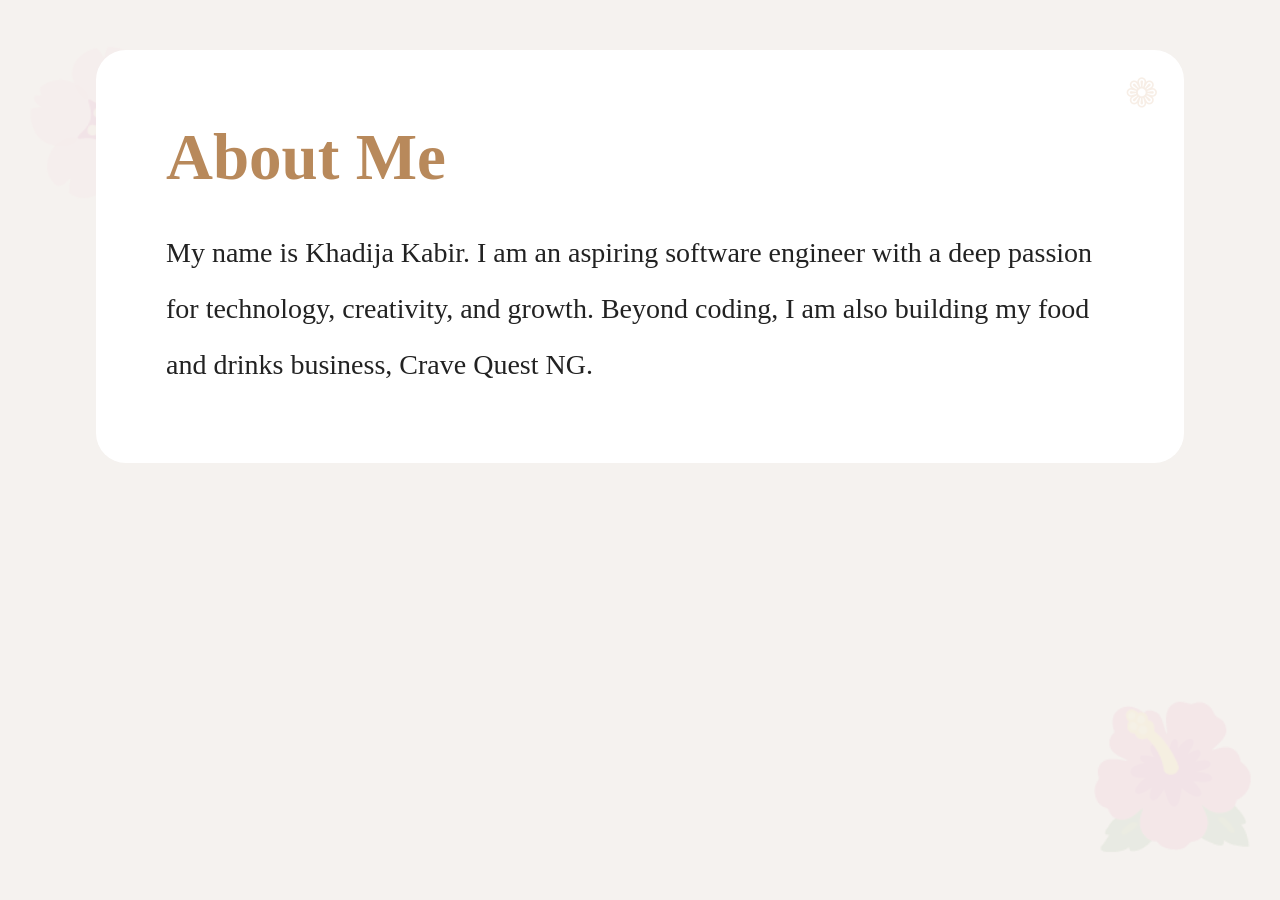
<file: About.html>
<!DOCTYPE html>
<html lang="en">
<head>
  <meta charset="UTF-8">
  <meta name="viewport" content="width=device-width, initial-scale=1.0">
  <title>About</title>
  <link rel="stylesheet" href="style.css">
</head>
<body>

 <section id="about">
  <h2>About Me</h2>
  <p>
    My name is Khadija Kabir. I am an aspiring software engineer with
    a deep passion for technology, creativity, and growth.
    Beyond coding, I am also building my food and drinks business,
    Crave Quest NG.
  </p>
 </section>
</file>
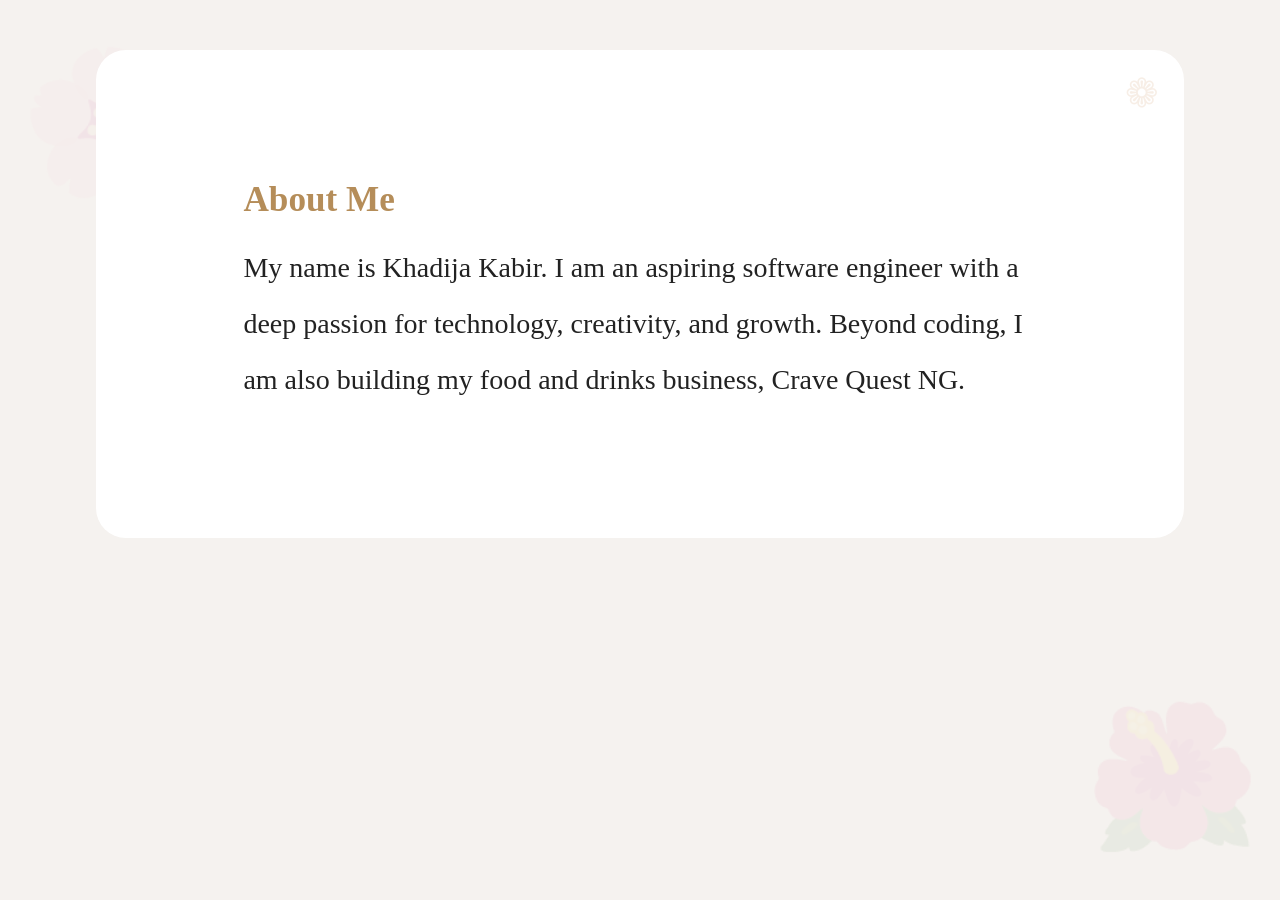
<file: about.html>
<!DOCTYPE html>
<html lang="en">
<head>
  <meta charset="UTF-8">
  <meta name="viewport" content="width=device-width, initial-scale=1.0">
  <title>about</title>
  <link rel="stylesheet" href="style.css">
</head>
<body>

 <section id="about">
  <!-- This container creates the white card background -->
  <div class="card-container">
    <h2 class="brown-heading">About Me</h2>
    <p>
      My name is Khadija Kabir. I am an aspiring software engineer with
      a deep passion for technology, creativity, and growth.
      Beyond coding, I am also building my food and drinks business,
      Crave Quest NG.
    </p>
  </div>
 </section>

</body>
</html>
</file>
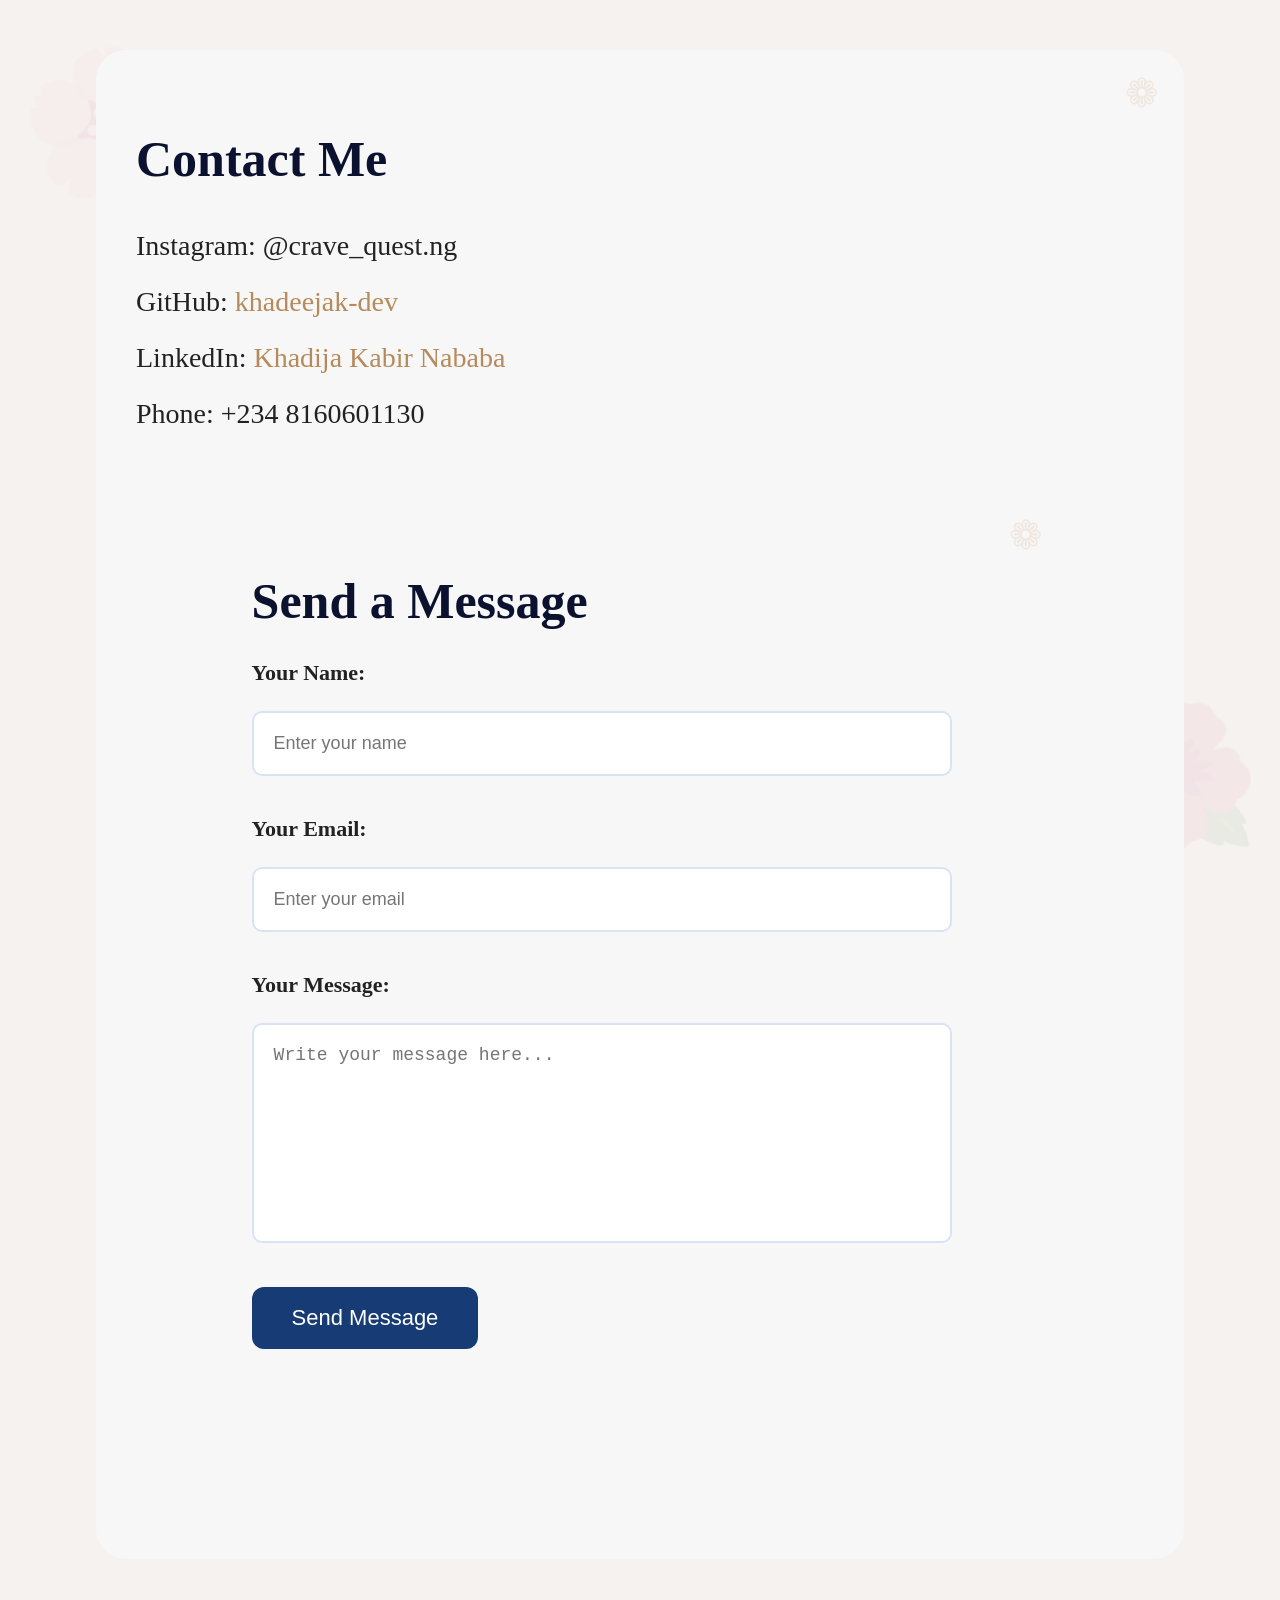
<file: Contact.html>
<!DOCTYPE html>
<html lang="en">
<head>
  <meta charset="UTF-8">
  <meta name="viewport" content="width=device-width, initial-scale=1.0">
  <title>contact</title>
  <link rel="stylesheet" href="style.css">
</head>
<body>

 <section id="contact">
  <h2>Contact Me</h2>

  <p>Instagram: @crave_quest.ng</p>

  <p>
    GitHub:
    <a href="https://github.com/khadeejak-dev" target="_blank">
      khadeejak-dev
    </a>
  </p>

  <p>
    LinkedIn:
    <a href="https://www.linkedin.com/in/khadija-kabir-nababa" target="_blank">
      Khadija Kabir Nababa
    </a>
  </p>

  <p>Phone: +234 8160601130</p><section id="contact">
  <h2>Send a Message</h2>

  <form class="contact-form">
    <label>Your Name:</label>
    <input type="text" placeholder="Enter your name">

    <label>Your Email:</label>
    <input type="email" placeholder="Enter your email">

    <label>Your Message:</label>
    <textarea placeholder="Write your message here..."></textarea>

    <button type="submit">Send Message</button>
  </form>
</section>
</section>
</file>
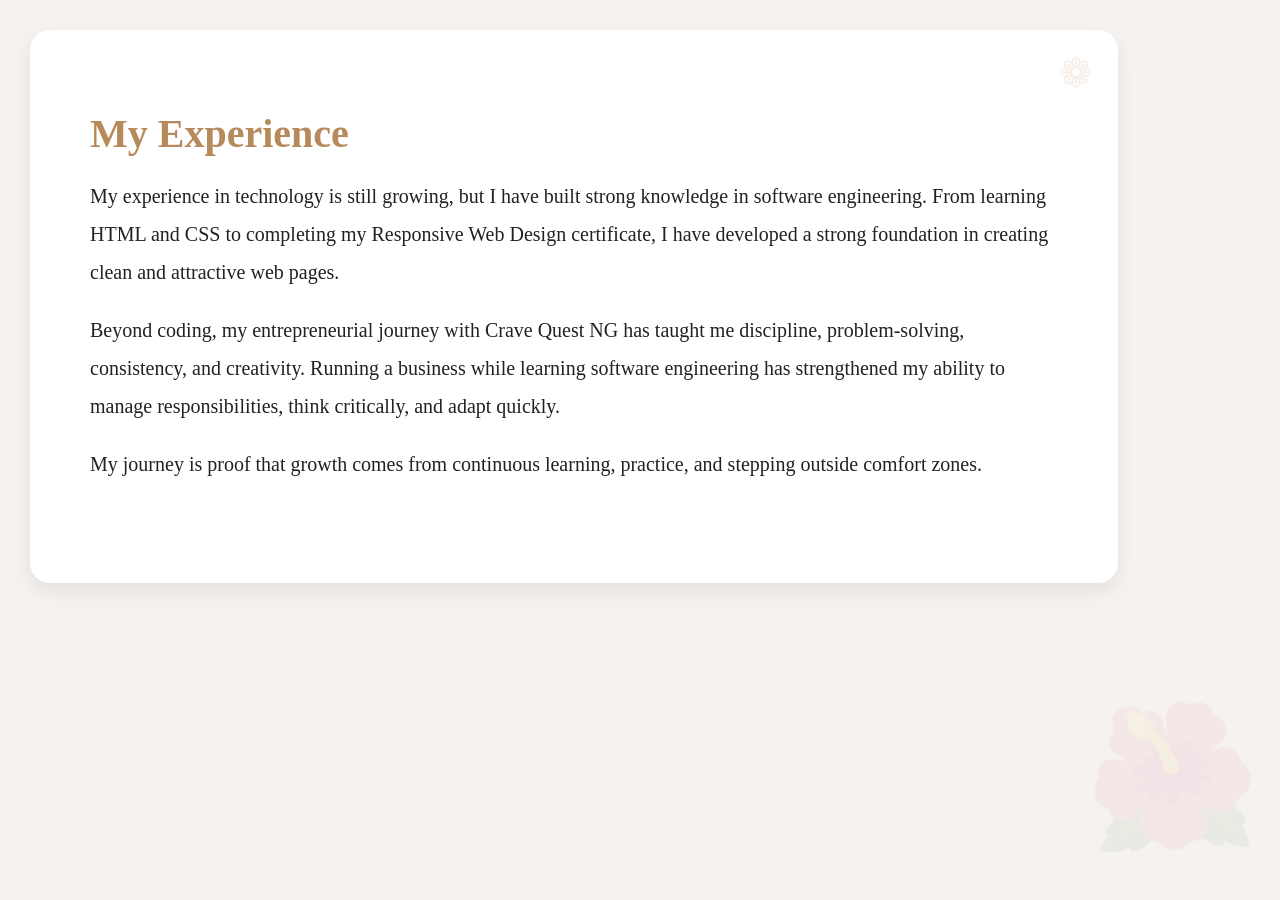
<file: experience.html>
<!DOCTYPE html>
<html lang="en">
<head>
  <meta charset="UTF-8">
  <meta name="viewport" content="width=device-width, initial-scale=1.0">
  <title>Experience</title>
  <link rel="stylesheet" href="style.css">
</head>
<body>

<section id="experience">
  <h2>My Experience</h2>

  <p>
    My experience in technology is still growing, but I have built strong
    knowledge in software engineering. From learning HTML and CSS to completing
    my Responsive Web Design certificate, I have developed a strong foundation
    in creating clean and attractive web pages.
  </p>
  <p>
    Beyond coding, my entrepreneurial journey with Crave Quest NG has taught me
    discipline, problem-solving, consistency, and creativity. Running a business
    while learning software engineering has strengthened my ability to manage
    responsibilities, think critically, and adapt quickly.
  </p>

  <p>
    My journey is proof that growth comes from continuous learning, practice,
    and stepping outside comfort zones.
  </p>
</section>

</body>
</html>
</file>
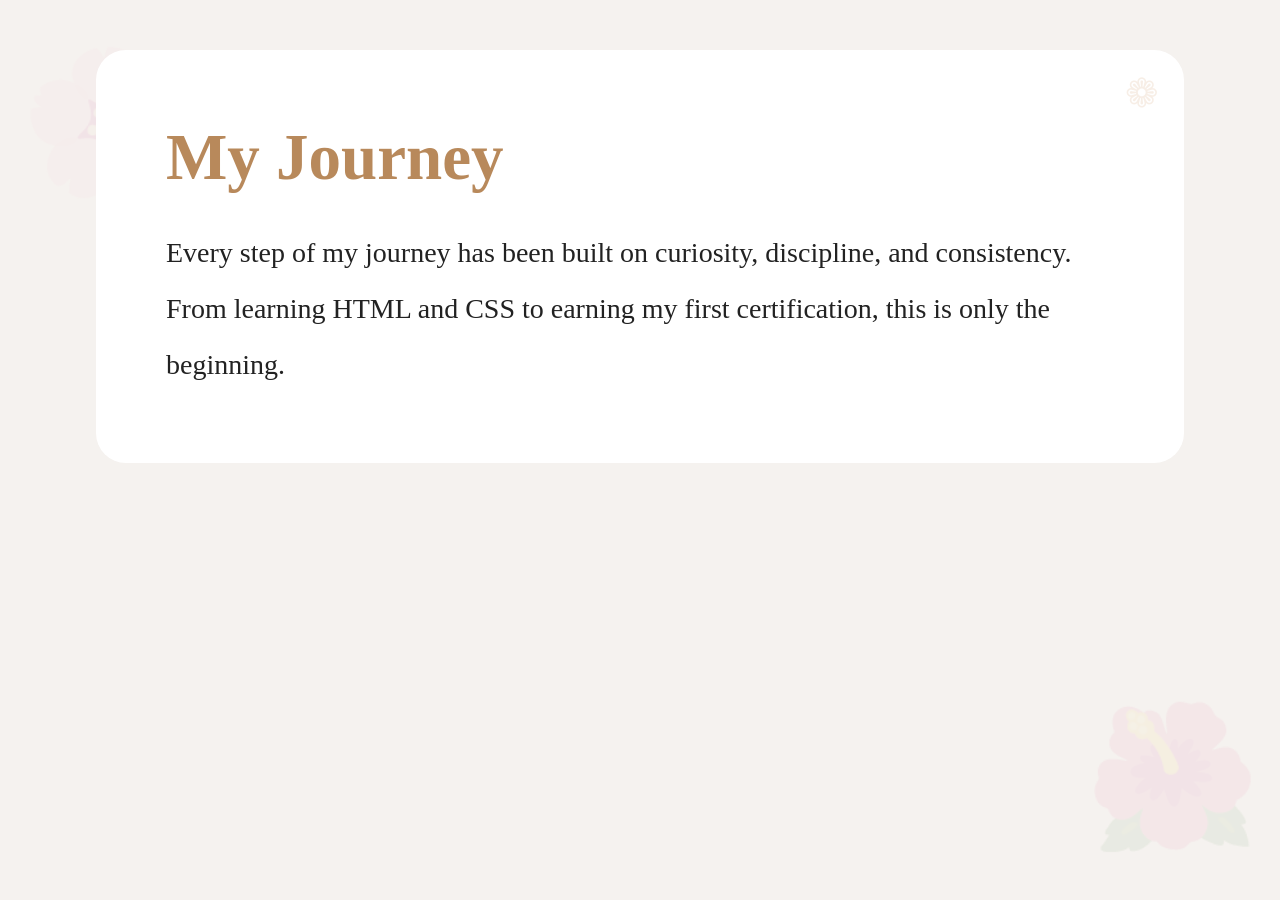
<file: Journey.html>
<!DOCTYPE html>
<html lang="en">
<head>
  <meta charset="UTF-8">
  <meta name="viewport" content="width=device-width, initial-scale=1.0">
  <title>journey</title>
  <link rel="stylesheet" href="style.css">
</head>
<body>

<section id="journey">
  <h2>My Journey</h2>
  <p>
    Every step of my journey has been built on curiosity,
    discipline, and consistency. From learning HTML and CSS
    to earning my first certification, this is only the beginning.
  </p>
</section>
</file>
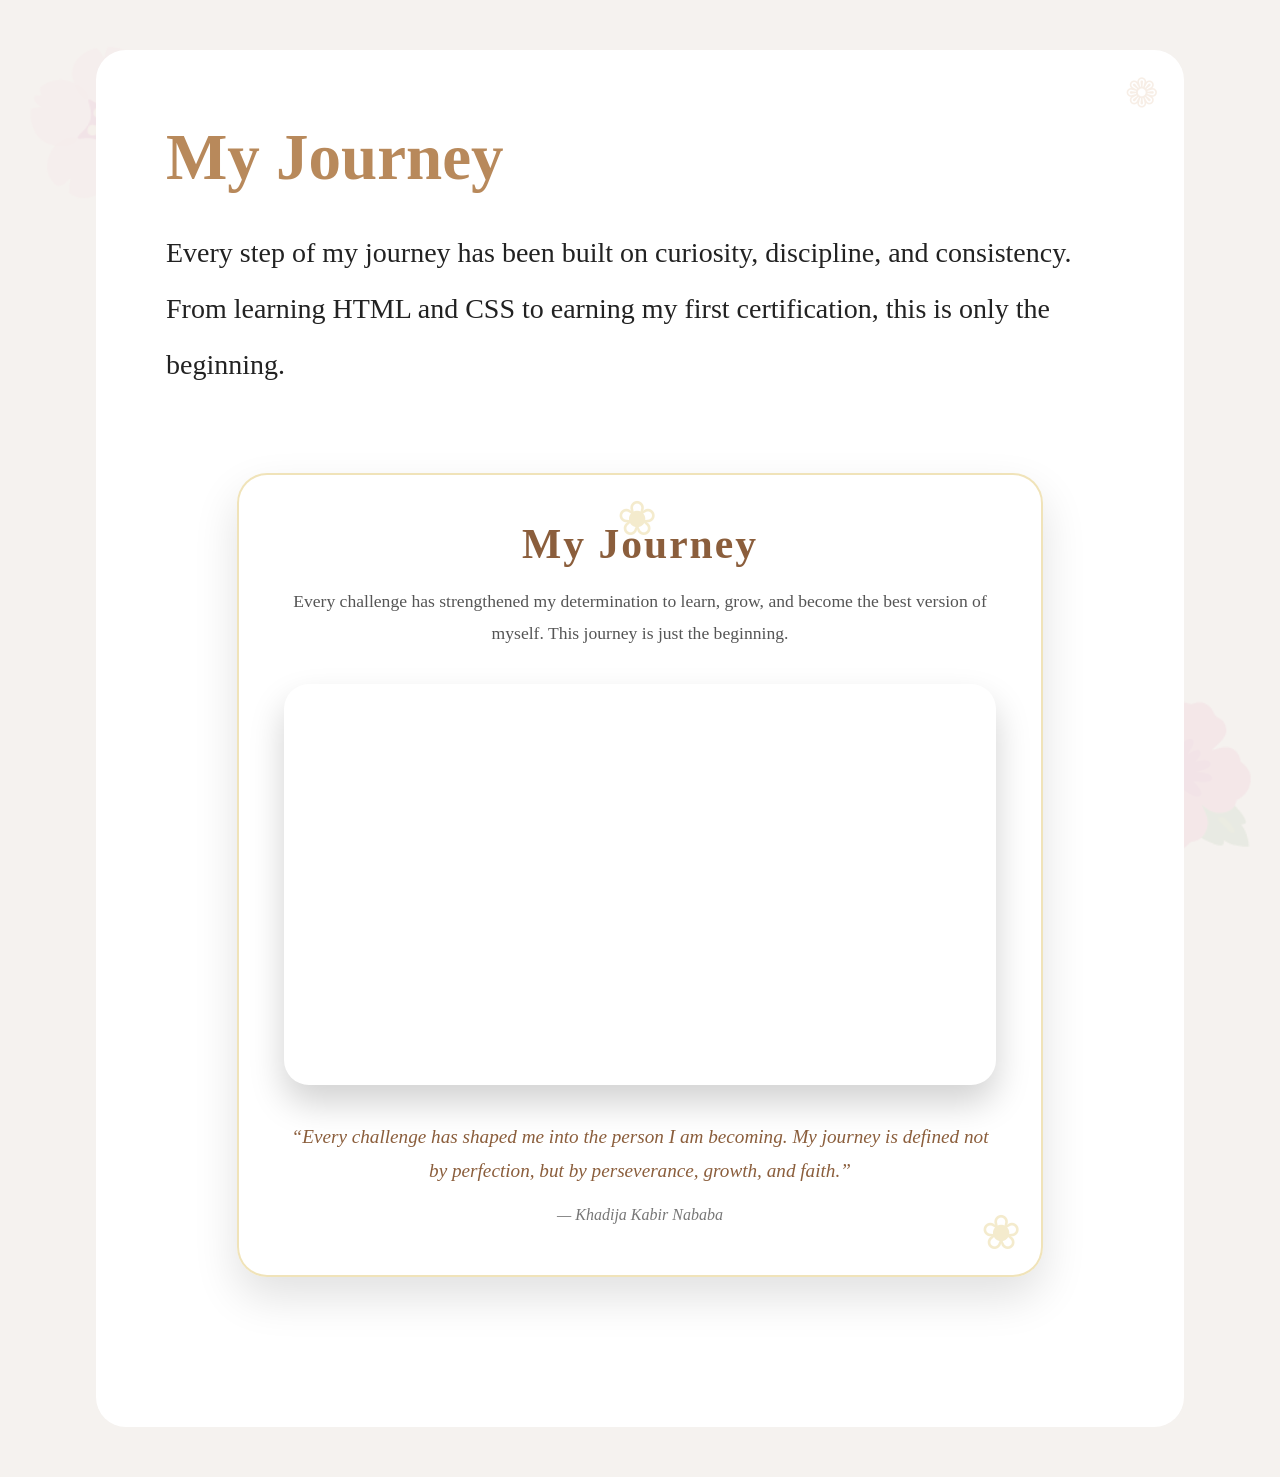
<file: journey.html>
<!DOCTYPE html>
<html lang="en">
<head>
  <meta charset="UTF-8">
  <meta name="viewport" content="width=device-width, initial-scale=1.0">
  <title>journey</title>
  <link rel="stylesheet" href="style.css">
</head>
<body>

<section id="journey">
  <h2>My Journey</h2>
  <p>
    Every step of my journey has been built on curiosity,
    discipline, and consistency. From learning HTML and CSS
    to earning my first certification, this is only the beginning.
  </p><section class="journey-video">
    <h2>My Journey</h2>
    <p>
        Every challenge has strengthened my determination to learn, grow, and become the best version of myself. This journey is just the beginning.
    </p>

    <div class="video-container">
        <iframe
            src="https://www.youtube.com/embed/njFFncLsX2w"
            title="Motivational Journey"
            allow="accelerometer; autoplay; clipboard-write; encrypted-media; gyroscope; picture-in-picture; web-share"
            allowfullscreen>
        </iframe>
    </div><div class="journey-quote">
    “Every challenge has shaped me into the person I am becoming. My journey is defined not by perfection, but by perseverance, growth, and faith.”
    <span>— Khadija Kabir Nababa</span>
</div>
</section>
</section>
</file>
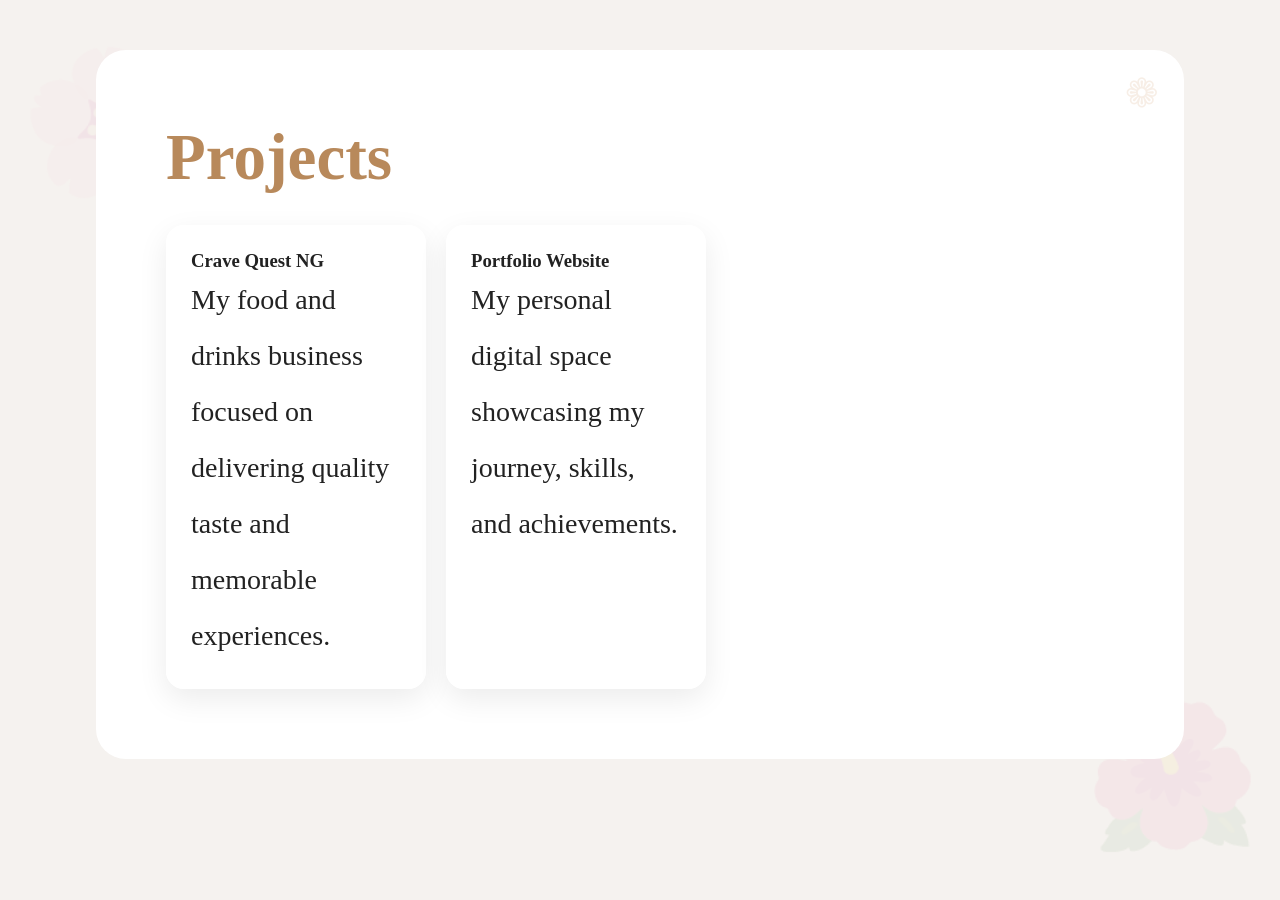
<file: Projects.html>
<!DOCTYPE html>
<html lang="en">
<head>
  <meta charset="UTF-8">
  <meta name="viewport" content="width=device-width, initial-scale=1.0">
  <title>Projects</title>
  <link rel="stylesheet" href="style.css">
</head>
<body>

<section id="projects">
  <h2>Projects</h2>
  <div class="cards">
    <div class="card">
      <h3>Crave Quest NG</h3>
      <p>
        My food and drinks business focused on delivering
        quality taste and memorable experiences.
      </p>
    </div>

    <div class="card">
      <h3>Portfolio Website</h3>
      <p>
        My personal digital space showcasing my journey,
        skills, and achievements.
      </p>
    </div>
  </div>
</section>
</file>
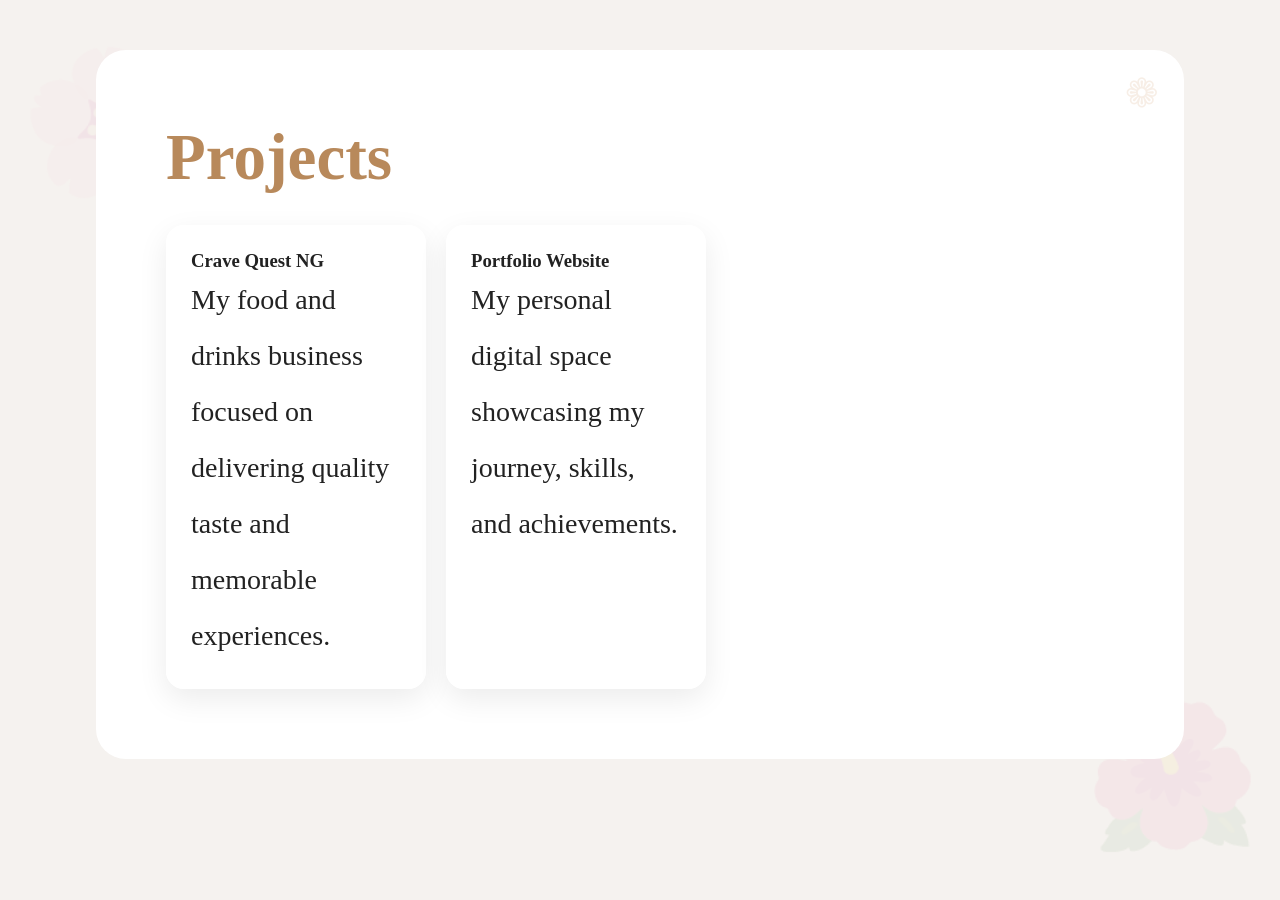
<file: projects.html>
<!DOCTYPE html>
<html lang="en">
<head>
  <meta charset="UTF-8">
  <meta name="viewport" content="width=device-width, initial-scale=1.0">
  <title>projects</title>
  <link rel="stylesheet" href="style.css">
</head>
<body>

<section id="projects">
  <h2>Projects</h2>
  <div class="cards">
    <div class="card">
      <h3>Crave Quest NG</h3>
      <p>
        My food and drinks business focused on delivering
        quality taste and memorable experiences.
      </p>
    </div>

    <div class="card">
      <h3>Portfolio Website</h3>
      <p>
        My personal digital space showcasing my journey,
        skills, and achievements.
      </p>
    </div>
  </div>
</section>
</file>
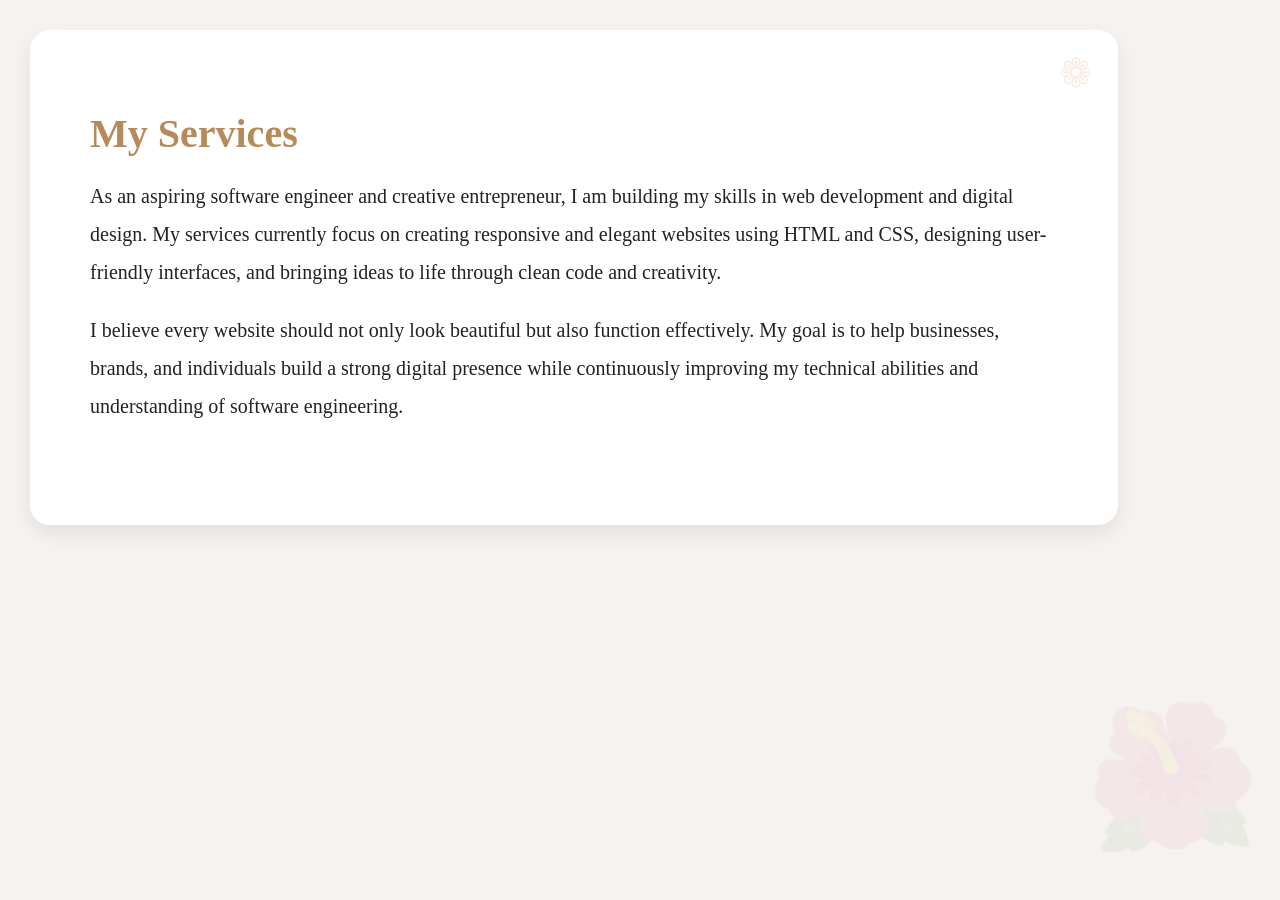
<file: services.html>
<!DOCTYPE html>
<html lang="en">
<head>
  <meta charset="UTF-8">
  <meta name="viewport" content="width=device-width, initial-scale=1.0">
  <title>services</title>
  <link rel="stylesheet" href="style.css">
</head>
<body>

<section id="services">
  <h2>My Services</h2>

  <p>
    As an aspiring software engineer and creative entrepreneur, I am building
    my skills in web development and digital design. My services currently
    focus on creating responsive and elegant websites using HTML and CSS,
    designing user-friendly interfaces, and bringing ideas to life through
    clean code and creativity.
  </p>

  <p>
    I believe every website should not only look beautiful but also function
    effectively. My goal is to help businesses, brands, and individuals build
    a strong digital presence while continuously improving my technical
    abilities and understanding of software engineering.
  </p>
</section>
</file>
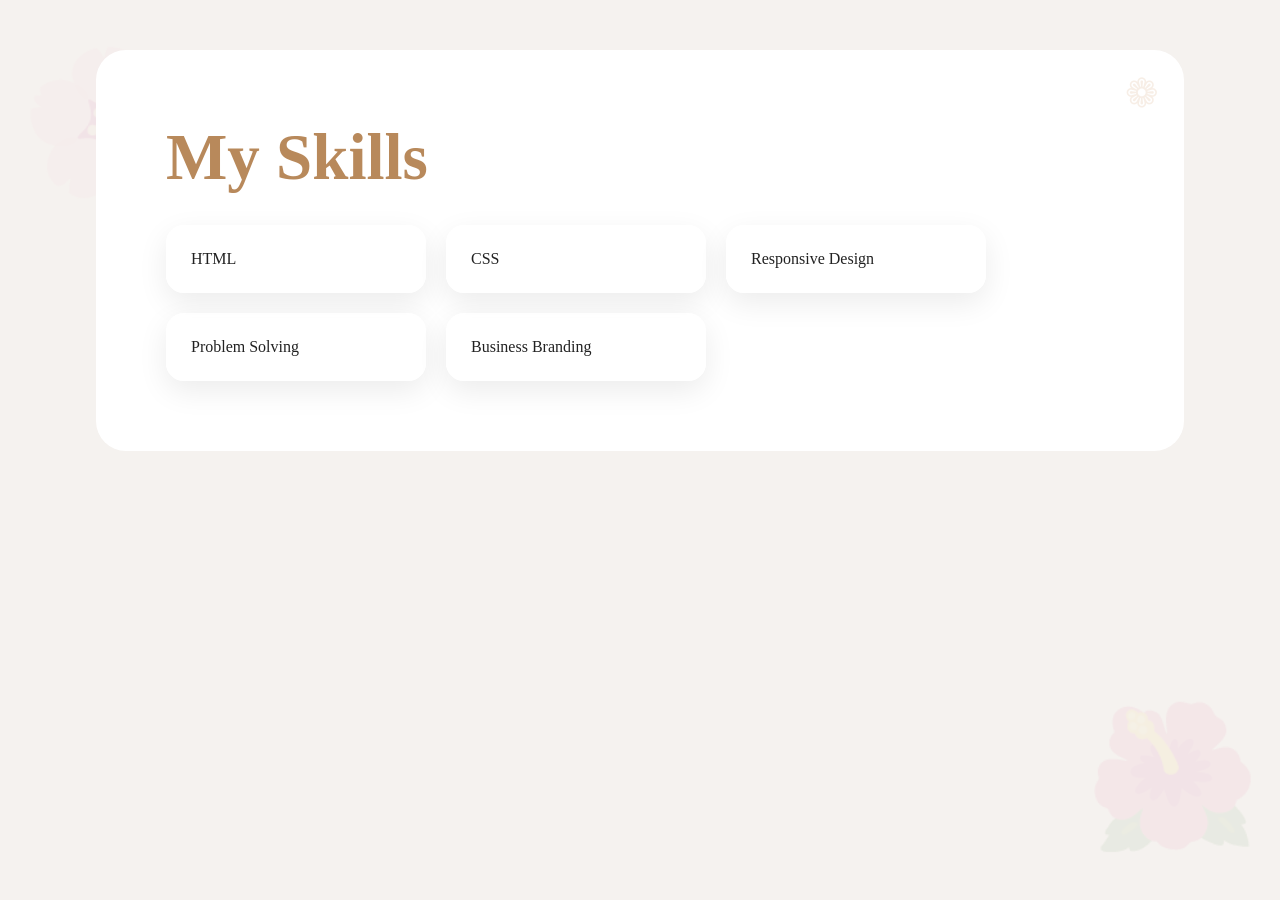
<file: Skills.html>
<!DOCTYPE html>
<html lang="en">
<head>
  <meta charset="UTF-8">
  <meta name="viewport" content="width=device-width, initial-scale=1.0">
  <title>skills</title>
  <link rel="stylesheet" href="style.css">
</head>
<body>

<section id="skills">
  <h2>My Skills</h2>
  <div class="cards">
    <div class="card">HTML</div>
    <div class="card">CSS</div>
    <div class="card">Responsive Design</div>
    <div class="card">Problem Solving</div>
    <div class="card">Business Branding</div>
  </div>
</section>
</file>
<file: style.css>
*{
  margin:0;
  padding:0;
  box-sizing:border-box;
  scroll-behavior:smooth;
}

body{
  font-family: Georgia, serif;
  background: linear-gradient(to bottom, #f7f2eb, #ffffff);
  color:#222;
}

/* Navigation */
nav{
  display:flex;
  justify-content:space-between;
  align-items:center;
  padding:20px 60px;
  background:rgba(255,255,255,0.9);
  backdrop-filter:blur(10px);
  position:sticky;
  top:0;
  z-index:1000;
}

.logo{
  font-size:40px;
  font-weight:bold;
  color:#b68a5a;
}

nav ul{
  display:flex;
  list-style:none;
}

nav ul li{
  margin-left:20px;
}

nav ul li a{
  text-decoration:none;
  color:black;
  font-size:18px;
  transition:0.3s;
}

nav ul li a:hover{
  color:#b68a5a;
  transform:translateY(-2px);
}

/* Hero */
.hero{
  display:flex;
  justify-content:space-between;
  align-items:center;
  padding:100px 60px;
}

.hero-text{
  width:50%;
}

.hero-text h1{
  font-size:55px;
  margin-bottom:20px;
}

.hero-text h2{
  font-size:30px;
  margin-bottom:20px;
  color:#b68a5a;
}

.hero-text p{
  font-size:20px;
  line-height:1.8;
}

/* Hero Image */
.hero-image img{
  width:350px;
  height:450px;
  object-fit:cover;
  border-radius:20px;
  box-shadow:0 15px 35px rgba(0,0,0,0.15);
  transition:0.4s;
}

.hero-image img:hover{
  transform:scale(1.03);
}

/* Sections */
section{
  padding:90px 60px;
  animation:fadeInUp 1s ease;
}

section h2{
  font-size:40px;
  margin-bottom:20px;
}

section p{
  font-size:20px;
  line-height:1.8;
}

/* Cards */
.cards{
  display:flex;
  gap:20px;
  flex-wrap:wrap;
}

.card{
  background:rgba(255,255,255,0.75);
  backdrop-filter:blur(8px);
  padding:25px;
  border-radius:18px;
  width:260px;
  box-shadow:0 10px 30px rgba(0,0,0,0.08);
  transition:0.4s;
}

.card:hover{
  transform:translateY(-10px);
}

/* Certificate */
.certificates{
  text-align:center;
}

.certificates img{
  width:80%;
  max-width:500px;
  margin:20px 0;
  border-radius:15px;
  box-shadow:0 12px 25px rgba(0,0,0,0.15);
  transition:0.4s;
}

.certificates img:hover{
  transform:scale(1.02);
}

/* Button */
.btn{
  display:inline-block;
  padding:14px 22px;
  background:#b68a5a;
  color:white;
  text-decoration:none;
  border-radius:12px;
  margin-top:20px;
  transition:0.3s;
}

.btn:hover{
  background:#9d7449;
  transform:translateY(-3px);
}

/* Contact Links */
#contact a{
  color:#b68a5a;
  text-decoration:none;
}

#contact a:hover{
  text-decoration:underline;
}

/* Fade animation */
@keyframes fadeInUp{
  from{
    opacity:0;
    transform:translateY(30px);
  }
  to{
    opacity:1;
    transform:translateY(0);
  }
}

/* Mobile */
@media(max-width:768px){
  .hero{
    flex-direction:column;
    text-align:center;
  }

  .hero-text{
    width:100%;
  }

  .hero-image img{
    width:250px;
    height:320px;
    margin-top:20px;
  }

  nav{
    flex-direction:column;
    padding:20px;
  }

  nav ul{
    flex-wrap:wrap;
    justify-content:center;
    margin-top:15px;
  }

  section{
    padding:70px 25px;
  }
}#contact {
  padding: 80px 40px;
  background: #f7f7f7;
}

#contact h2 {
  font-size: 50px;
  margin-bottom: 30px;
  color: #0b1230;
}

.contact-form {
  max-width: 700px;
}

.contact-form label {
  display: block;
  font-size: 22px;
  font-weight: bold;
  margin: 25px 0 10px;
}

.contact-form input,
.contact-form textarea {
  width: 100%;
  padding: 20px;
  border: 2px solid #d8e3f5;
  border-radius: 10px;
  font-size: 18px;
}

.contact-form textarea {
  height: 220px;
  resize: none;
}

.contact-form button {
  margin-top: 25px;
  padding: 18px 40px;
  border: none;
  background: #173b74;
  color: white;
  font-size: 22px;
  border-radius: 12px;
  cursor: pointer;
}

.contact-form button:hover {
  background: #0f2d59;
}#services,
#experience,
#education {
  padding: 80px 60px;
  background: white;
  margin: 30px;
  border-radius: 20px;
  box-shadow: 0 8px 20px rgba(0,0,0,0.08);
}

#services h2,
#experience h2,
#education h2 {
  font-size: 40px;
  margin-bottom: 20px;
  color: #b68a5a;
}

#services p,
#experience p,
#education p {
  font-size: 20px;
  line-height: 1.9;
  margin-bottom: 20px;
}/* The white card container matching your Services page layout */
.card-container {
    background-color: #ffffff; 
    border-top-left-radius: 24px;   /* Smooth rounded corners at the top */
    border-top-right-radius: 24px;
    border-bottom-left-radius: 24px; /* Optional: adds them to the bottom too if you want */
    border-bottom-right-radius: 24px;
    padding: 40px 30px;        
    margin: 20px auto;         
    max-width: 90%;            
}

/* The exact brown/gold color for your headers */
.brown-heading {
    color: #B58D59; /* Your gorgeous brand color from the Services page */
    font-size: 2.2rem;
    font-weight: bold;
    margin-bottom: 20px;
}/* The white card container matching your Services page layout */
.card-container {
    background-color: #ffffff; 
    border-radius: 24px;       /* Smooth rounded corners */
    padding: 40px 30px;        /* Spacing inside the card */
    margin: 20px auto;         /* Centers it on the screen */
    max-width: 90%;            
}

/* The exact brown color for your headers */
.brown-heading {
    color: #B58D59;            /* Your beautiful brand color */
    font-weight: bold;
    margin-bottom: 20px;
}* {
  margin: 0;
  padding: 0;
  box-sizing: border-box;
}

body {
  background: #f5f2ef;
  font-family: Georgia, serif;
  color: #222;
}

/* Header */
header {
  background: white;
  text-align: center;
  padding: 30px 20px;
}

header h1 {
  font-size: 70px;
  color: #b8895b;
  margin-bottom: 20px;
}

/* Navigation */
nav ul {
  list-style: none;
}

nav ul li {
  display: inline-block;
  margin: 10px 15px;
}

nav ul li a {
  text-decoration: none;
  color: black;
  font-size: 22px;
  font-weight: bold;
}

/* Main sections */
section {
  background: white;
  width: 85%;
  margin: 50px auto;
  padding: 70px;
  border-radius: 30px;
}

section h2 {
  font-size: 65px;
  color: #b8895b;
  margin-bottom: 30px;
}

section p {
  font-size: 28px;
  line-height: 2;
}

/* Contact form */
form {
  margin-top: 30px;
}

input,
textarea {
  width: 100%;
  padding: 20px;
  margin: 15px 0;
  border: 1px solid #ddd;
  border-radius: 10px;
  font-size: 20px;
}

button {
  background: #1e3557;
  color: white;
  padding: 18px 35px;
  border: none;
  border-radius: 12px;
  font-size: 22px;
  cursor: pointer;
}

button:hover {
  opacity: 0.9;
}

/* Mobile */
@media (max-width: 768px) {
  header h1 {
    font-size: 55px;
  }

  nav ul li {
    display: block;
    margin: 12px 0;
  }

  section {
    width: 90%;
    padding: 40px;
  }

  section h2 {
    font-size: 45px;
  }

  section p {
    font-size: 20px;
  }
}nav ul {
  display: flex;
  justify-content: center;
  flex-wrap: wrap;
  gap: 25px; /* adds space between links */
  list-style: none;
  padding: 0;
  margin-top: 20px;
}

nav ul li {
  margin: 0;
}

nav ul li a {
  text-decoration: none;
  color: #1e1e1e;
  font-size: 20px;
  font-weight: 600;
  transition: 0.3s ease;
}

nav ul li a:hover {
  color: #b8895c;
}/* Floral background accents */
body::before{
content:"🌸";
position:fixed;
top:40px;
left:20px;
font-size:140px;
opacity:0.06;
z-index:-1;
}

body::after{
content:"🌺";
position:fixed;
bottom:40px;
right:20px;
font-size:140px;
opacity:0.06;
z-index:-1;
}

/* Hero flower behind image */
.hero-image{
position:relative;
}

.hero-image::before{
content:"✿";
position:absolute;
top:-40px;
left:-40px;
font-size:180px;
color:rgba(212,163,115,0.15);
z-index:-1;
}

.hero-image::after{
content:"❀";
position:absolute;
bottom:-40px;
right:-40px;
font-size:180px;
color:rgba(92,59,136,0.12);
z-index:-1;
}

/* Section floral corners */
section::before{
content:"❁";
position:absolute;
top:20px;
right:25px;
font-size:40px;
color:rgba(212,163,115,0.18);
}

section{
position:relative;
overflow:hidden;
}

/* Decorative line under logo */
.logo-line{
display:flex;
align-items:center;
justify-content:center;
gap:12px;
margin-top:10px;
}

.logo-line span{
width:60px;
height:1px;
background:#d4a373;
}/* ===========================
   Journey Video Section
=========================== */

.journey-video {
    max-width: 1000px;
    margin: 80px auto;
    padding: 45px;
    text-align: center;
    background: rgba(255, 255, 255, 0.88);
    backdrop-filter: blur(12px);
    border-radius: 30px;
    border: 2px solid rgba(212, 175, 55, 0.35);
    box-shadow: 0 20px 45px rgba(0, 0, 0, 0.12);
    position: relative;
    overflow: hidden;
}

/* Decorative Floral Corners */

.journey-video::before,
.journey-video::after {
    content: "❀";
    position: absolute;
    font-size: 3rem;
    color: rgba(212, 175, 55, 0.25);
}

.journey-video::before {
    top: 15px;
    left: 20px;
}

.journey-video::after {
    bottom: 15px;
    right: 20px;
}

.journey-video h2 {
    font-size: 2.6rem;
    margin-bottom: 18px;
    color: #8b5e3c;
    letter-spacing: 2px;
    font-weight: bold;
}

.journey-video p {
    font-size: 1.1rem;
    line-height: 1.8;
    color: #555;
    max-width: 700px;
    margin: 0 auto 35px;
}

/* Responsive Video */

.video-container {
    position: relative;
    width: 100%;
    padding-bottom: 56.25%;
    overflow: hidden;
    border-radius: 25px;
    box-shadow: 0 18px 35px rgba(0, 0, 0, 0.18);
    transition: all 0.4s ease;
}

.video-container:hover {
    transform: translateY(-6px);
    box-shadow: 0 25px 45px rgba(0, 0, 0, 0.25);
}

.video-container iframe {
    position: absolute;
    top: 0;
    left: 0;
    width: 100%;
    height: 100%;
    border: none;
}

/* Quote */

.journey-quote {
    margin-top: 35px;
    font-size: 1.2rem;
    font-style: italic;
    color: #8b5e3c;
    line-height: 1.8;
}

.journey-quote span {
    display: block;
    margin-top: 12px;
    font-size: 1rem;
    color: #777;
}

/* Mobile */

@media (max-width: 768px) {
    .journey-video {
        padding: 25px;
        margin: 40px 15px;
    }

    .journey-video h2 {
        font-size: 2rem;
    }

    .journey-video p,
    .journey-quote {
        font-size: 1rem;
    
}
}

.video-card,
.audio-card {
    width: 100%;
    max-width: 800px;
    margin: 40px auto;
    padding: 30px;
    text-align: center;
    box-sizing: border-box;
}

.video-card video,
.audio-card audio {
    width: 100%;
    max-width: 700px;
    display: block;
    margin: 20px auto;
}

.video-card h2,
.audio-card h2,
.video-card p,
.audio-card p {
    width: 100%;
    max-width: 700px;
    margin-left: auto;
    margin-right: auto;
}
</file>
